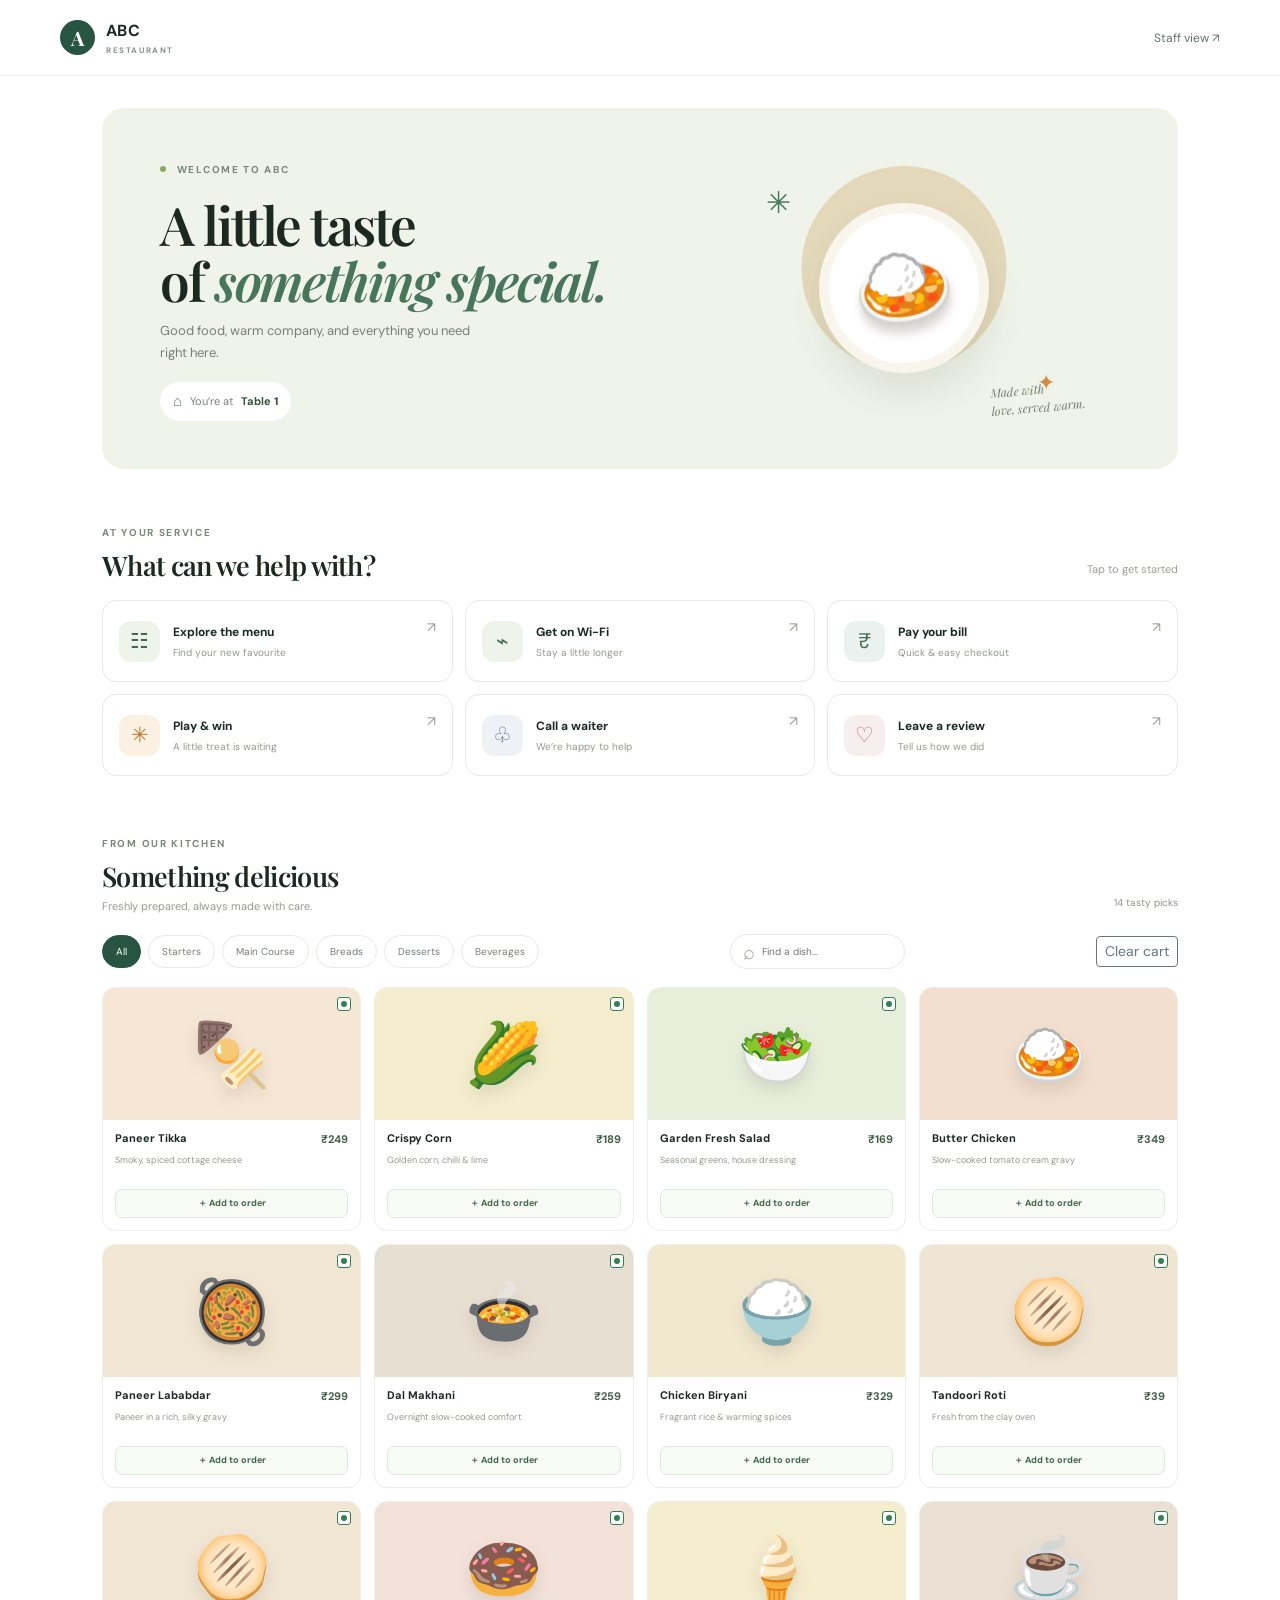
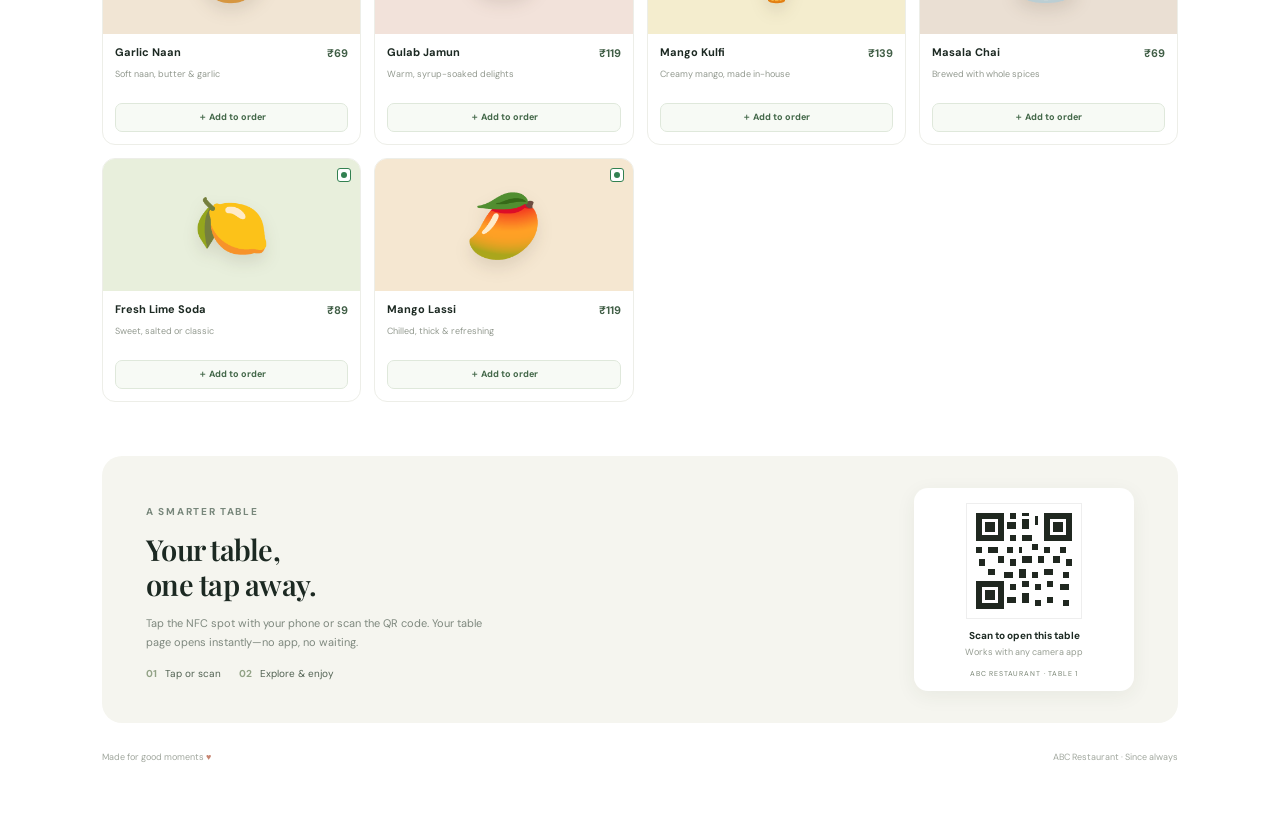
<file: index.html>
<!doctype html>
<html lang="en">
<head>
    <meta charset="utf-8">
    <meta name="viewport" content="width=device-width,initial-scale=1">
    <meta name="theme-color" content="#18251f">
    <title>ABC Restaurant · Your table, made easy</title>
    <link href="https://cdn.jsdelivr.net/npm/bootstrap@5.3.3/dist/css/bootstrap.min.css" rel="stylesheet">
    <link rel="stylesheet" href="css/style.css">
</head>
<body>
    <header class="topbar">
    <a class="brand" href="#home">
        <span class="brand-mark">A</span>
        <span>ABC <i>RESTAURANT</i></span>
    </a>
    <a class="admin-link" href="admin.html">Staff view ↗</a>
    </header>
    <main class="container page-wrap" id="home">
        <section class="welcome-panel">
            <div class="welcome-copy">
                <span class="eyebrow"><span class="live-dot"></span> WELCOME TO ABC</span>
            <h1>A little taste<br>of <em>something special.</em></h1>
                <p>Good food, warm company, and everything you need right here.</p>
            <div class="table-pill"><span>⌂</span> You’re at <strong>Table <b id="table-number">12</b></strong>
                </div>
            </div>
            <div class="hero-art" aria-label="Illustration of a restaurant meal">
                <div class="sun"></div><div class="plate">
                <div class="food-art">🍛</div></div><div class="leaf leaf-one">✳</div>
                <div class="leaf leaf-two">✦</div>
            <span class="hero-caption">Made with<br>love, served warm.</span>
            </div>
        </section>
        <section class="section-block" id="services">
            <div class="section-heading">
            <div>
                <span class="eyebrow">AT YOUR SERVICE</span>
                <h2>What can we help with?</h2>
                </div>
            <span class="heading-note">Tap to get started</span>
            </div>
            <div class="service-grid">
                <button class="service-card menu-card" data-action="menu">
                    <span class="service-icon">☷</span>
                    <span><strong>Explore the menu</strong><small>Find your new favourite</small></span>
                    <span class="arrow">↗</span>
                </button>
                <button class="service-card wifi-card" data-action="wifi">
                    <span class="service-icon">⌁</span>
                    <span><strong>Get on Wi-Fi</strong><small>Stay a little longer</small></span>
                    <span class="arrow">↗</span>
                </button>
                <button class="service-card pay-card" data-action="pay">
                    <span class="service-icon">₹</span>
                    <span><strong>Pay your bill</strong><small>Quick & easy checkout</small></span>
                    <span class="arrow">↗</span>
                </button>
                <button class="service-card game-card" data-action="game">
                    <span class="service-icon">✳</span>
                    <span><strong>Play & win</strong><small>A little treat is waiting</small></span>
                    <span class="arrow">↗</span>
                </button>
                <button class="service-card waiter-card" data-action="waiter">
                    <span class="service-icon">♧</span>
                    <span><strong>Call a waiter</strong><small>We’re happy to help</small></span>
                    <span class="arrow">↗</span>
                </button>
                <button class="service-card review-card" data-action="review">
                    <span class="service-icon">♡</span>
                    <span>
                        <strong>Leave a review</strong>
                        <small>Tell us how we did</small>
                    </span>
                    <span class="arrow">↗</span>
                </button>
            </div>
        </section>
        <section class="menu-section section-block" id="menu">
            <div class="section-heading">
                <div>
                    <span class="eyebrow">FROM OUR KITCHEN</span>
                    <h2>Something delicious</h2><p class="section-desc">Freshly prepared, always made with care.</p>
                </div>
                <span class="menu-count" id="menu-count"></span>
            </div>
            <div class="menu-toolbar">
                <div class="category-tabs" id="category-tabs"></div>
                <label class="search-box">
                    <span>⌕</span>
                    <input id="menu-search" type="search" placeholder="Find a dish...">
                </label>
            </div>
            <div class="food-grid" id="food-grid"></div>
        </section>
        <section class="entry-info section-block">
            <div class="entry-copy">
                <span class="eyebrow">A SMARTER TABLE</span>
                <h2>Your table,<br>one tap away.</h2>
                <p>Tap the NFC spot with your phone or scan the QR code. Your table page opens instantly—no app, no waiting.</p>
                <div class="entry-steps">
                    <span><b>01</b> Tap or scan</span>
                    <span><b>02</b> Explore & enjoy</span>
                </div>
            </div>
            <div class="qr-card">
                <div class="qr-image-wrap">
                    <img src="assets/qr-table-12.svg" alt="QR code for ABC Restaurant table 12">
                </div>
                <strong>Scan to open this table</strong><small>Works with any camera app</small>
                <span class="qr-table-label">ABC RESTAURANT · TABLE 12</span>
            </div>
        </section>
        <section class="mini-footer">
            <span>Made for good moments <b>♥</b></span>
            <span>ABC Restaurant · Since always</span>
        </section>
    </main>
    <nav class="bottom-nav">
        <a href="#home" class="active"><span>⌂</span>Home</a>
        <a href="#menu"><span>☷</span>Menu</a>
        <button data-action="waiter"><span>♧</span>Service</button>
        <button data-action="pay"><span>₹</span>Pay</button>
    </nav>
    <div class="toast-container position-fixed top-0 end-0 p-3" id="toast-container"></div>
    <div class="modal fade" id="demoModal" tabindex="-1" aria-hidden="true">
        <div class="modal-dialog modal-dialog-centered">
            <div class="modal-content demo-modal" id="modal-content">
            </div>
        </div>
    </div>
    <script src="https://cdn.jsdelivr.net/npm/bootstrap@5.3.3/dist/js/bootstrap.bundle.min.js"></script>
    <script src="js/app.js"></script>
    <script src="js/updates.js"></script>
</body>
</html>
<!doctype html>
<script>if (!new URLSearchParams(location.search).has('table'))
    {
    const u = new URL(location.href); u.searchParams.set('table', '1');
    history.replaceState(null, '', u)
    }
    document.addEventListener('DOMContentLoaded', () => {
        const t = new URLSearchParams(location.search).get('table') || '1';
        const n = document.getElementById('table-number');
        if (n) n.textContent = t;
        const label = document.querySelector('.qr-table-label');
        if (label) label.textContent = `ABC RESTAURANT · TABLE ${t}`;
        const qr = document.querySelector('.qr-image-wrap img');
        if (qr) qr.alt = `QR-style placeholder for ABC Restaurant table ${t}`;
    });</script>
<script src="js/paybill-qr.js"></script>
</file>
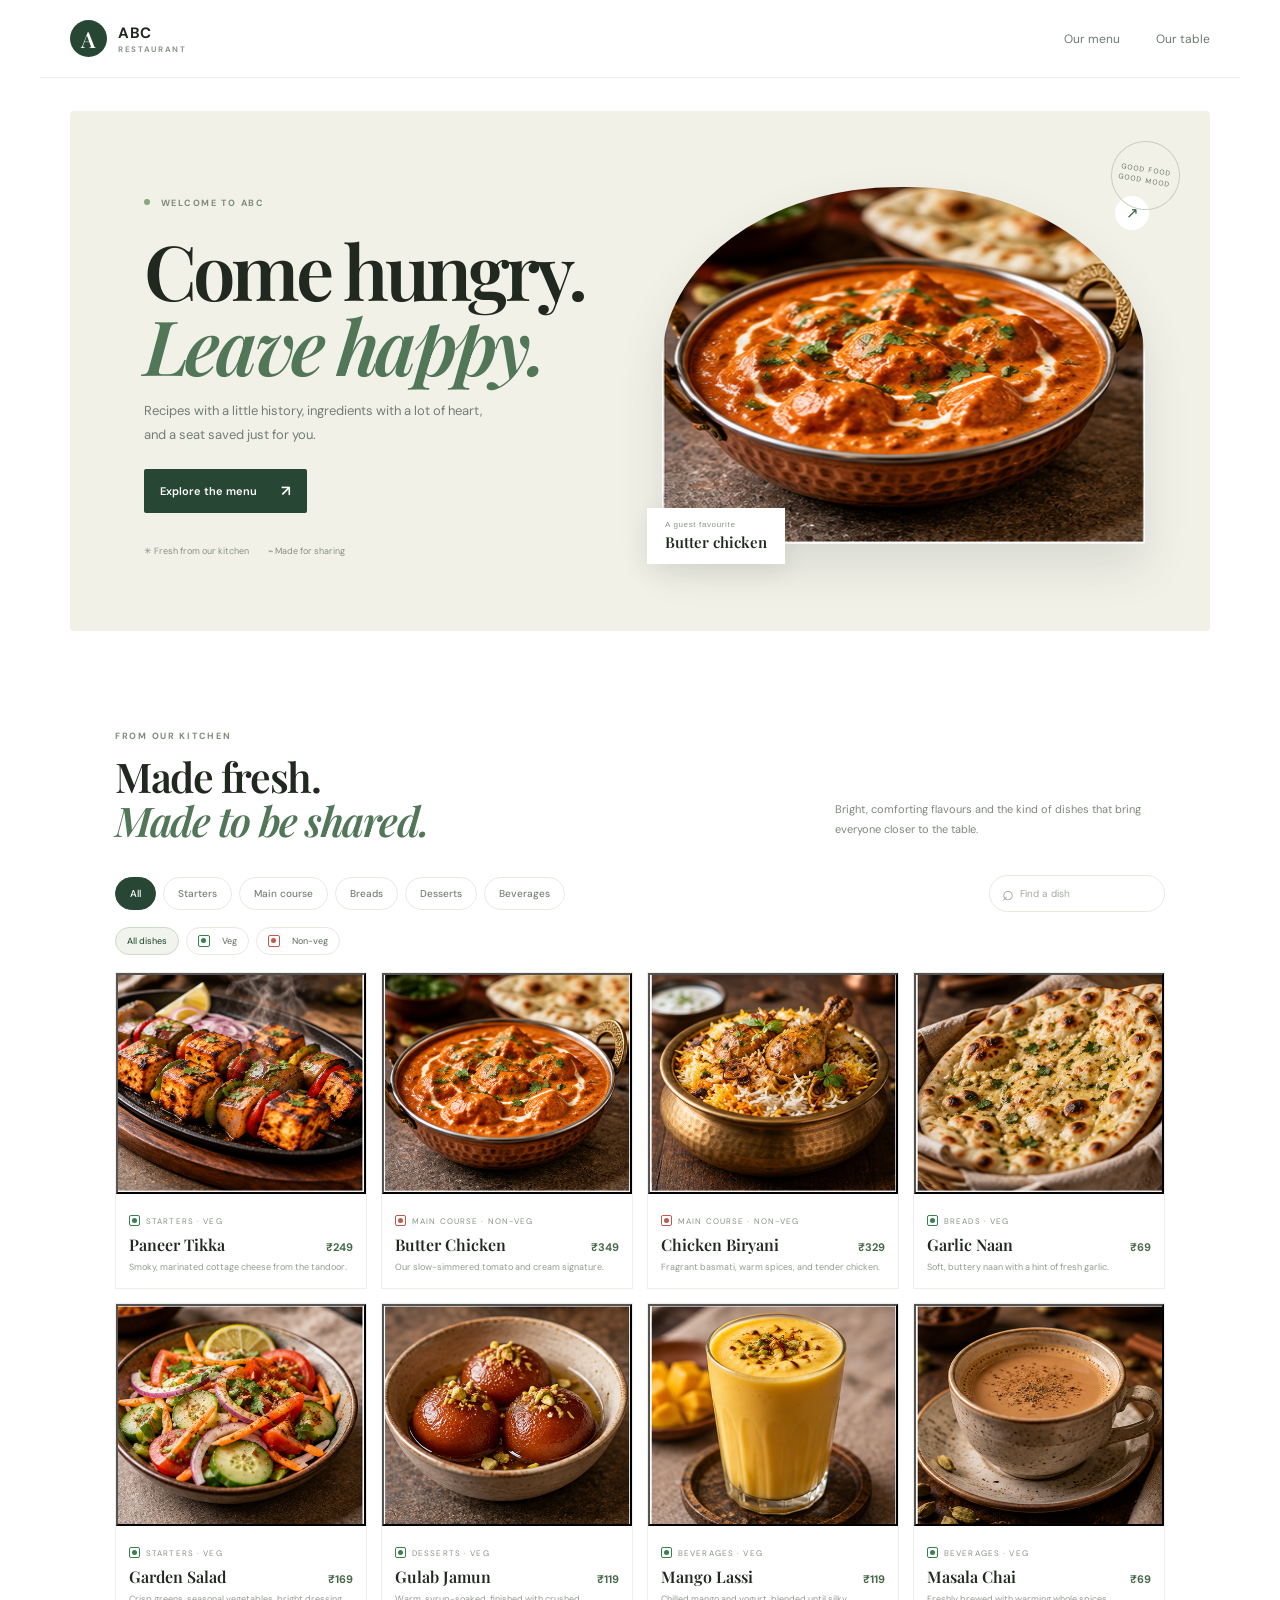
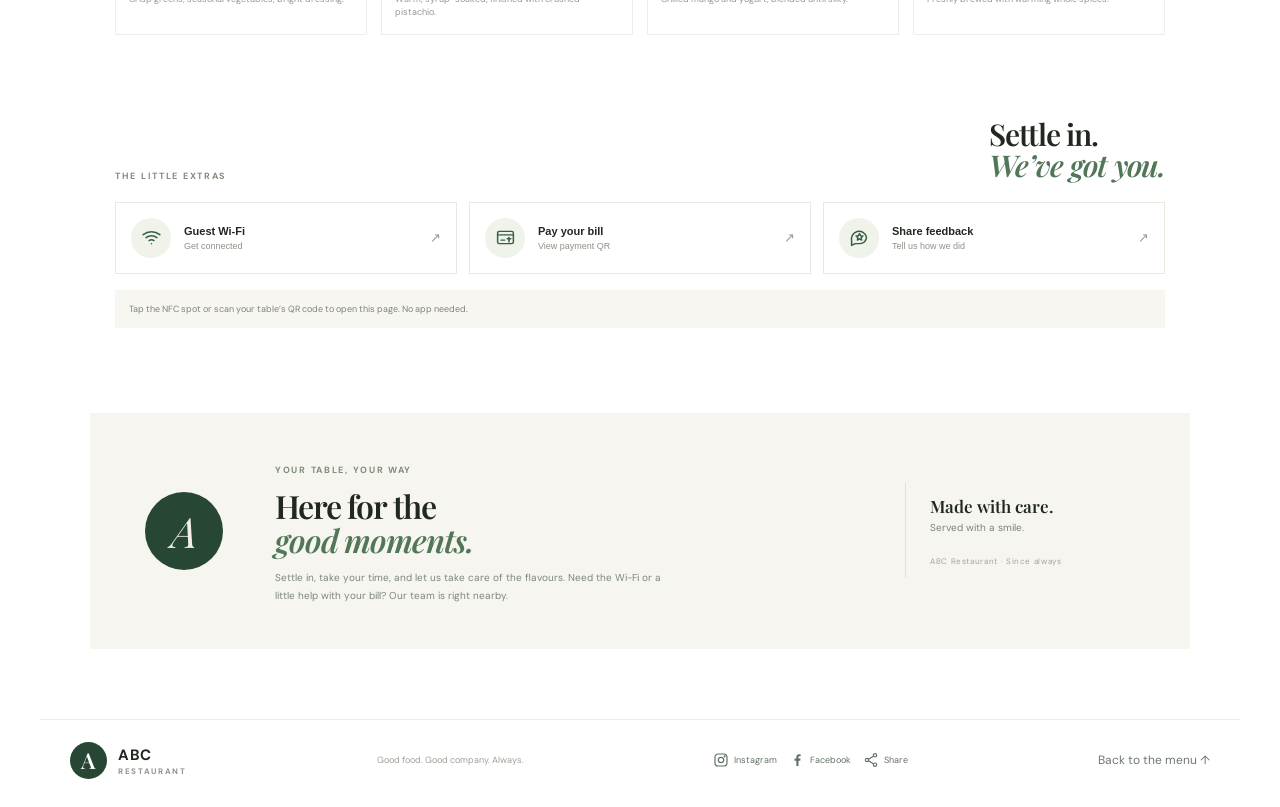
<file: v2/index.html>
<!doctype html>
<html lang="en">
<head>
  <meta charset="utf-8"><meta name="viewport" content="width=device-width,initial-scale=1">
  <meta name="theme-color" content="#f8f6f0"><meta name="description" content="Seasonal Indian cooking, served with warmth at ABC Restaurant.">
  <title>ABC Restaurant · A little taste of home</title>
  <link rel="stylesheet" href="css/style.css">
  <link rel="stylesheet" href="css/guest-tools.css">
  <link rel="stylesheet" href="css/menu-filters.css">
</head>
<body>
  <header class="site-header">
    <a class="wordmark" href="#top" aria-label="ABC Restaurant home"><span class="monogram">A</span><span>ABC <small>RESTAURANT</small></span></a>
    <nav class="desktop-nav" aria-label="Main navigation"><a href="#menu">Our menu</a><a href="#story">Our table</a></nav>
  </header>

  <main id="top">
    <section class="hero">
      <div class="hero-copy"><span class="eyebrow"><i></i> WELCOME TO ABC</span><h1>Come hungry.<br><em>Leave happy.</em></h1><p>Recipes with a little history, ingredients with a lot of heart, and a seat saved just for you.</p><a class="primary-link" href="#menu">Explore the menu <span>↗</span></a><div class="hero-meta"><span>✳ Fresh from our kitchen</span><span>⌁ Made for sharing</span></div></div>
      <button class="hero-photo photo-trigger" data-photo="1" aria-label="View our butter chicken"><span class="hero-image"></span><span class="photo-label">A guest favourite <b>Butter chicken</b></span><span class="expand-icon">↗</span></button>
      <span class="hero-stamp">GOOD FOOD<br>GOOD MOOD</span>
    </section>

    <section class="menu-section" id="menu">
      <div class="section-intro"><div><span class="eyebrow">FROM OUR KITCHEN</span><h2>Made fresh.<br><em>Made to be shared.</em></h2></div><p>Bright, comforting flavours and the kind of dishes that bring everyone closer to the table.</p></div>
      <div class="menu-controls"><div class="category-list" id="categories" aria-label="Filter menu categories"></div><label class="search"><span aria-hidden="true">⌕</span><input id="search" type="search" placeholder="Find a dish" aria-label="Search dishes"></label></div>
      <div class="diet-filters" id="diet-filters" role="group" aria-label="Filter by dietary preference"></div>
      <div class="dish-grid" id="dish-grid"></div>
    </section>

    <section class="guest-tools" aria-label="Guest information"><div class="tools-heading"><span class="eyebrow">THE LITTLE EXTRAS</span><h2>Settle in.<br><em>We’ve got you.</em></h2></div><div class="tool-grid"><button type="button" class="tool-card" data-tool="wifi"><span class="tool-icon"><svg viewBox="0 0 24 24" aria-hidden="true"><path d="M2.5 8.8a15 15 0 0 1 19 0M5.8 12.1a9.8 9.8 0 0 1 12.4 0M9.2 15.5a4.8 4.8 0 0 1 5.6 0M12 19.2h.01"/></svg></span><span><b>Guest Wi-Fi</b><small>Get connected</small></span><span class="tool-arrow">↗</span></button><button type="button" class="tool-card" data-tool="pay"><span class="tool-icon"><svg viewBox="0 0 24 24" aria-hidden="true"><rect x="3" y="5" width="18" height="14" rx="2"/><path d="M3 9h18M7 15h4"/><path d="M16 12v5m-2-3.5h4"/></svg></span><span><b>Pay your bill</b><small>View payment QR</small></span><span class="tool-arrow">↗</span></button><button type="button" class="tool-card" data-tool="review"><span class="tool-icon"><svg viewBox="0 0 24 24" aria-hidden="true"><path d="M20 11.5a7.5 7.5 0 0 1-7.5 7.5H7l-4 2v-5.2A7.5 7.5 0 1 1 20 11.5Z"/><path d="m12 7.5 1.2 2.4 2.7.4-2 1.9.5 2.7-2.4-1.3-2.4 1.3.5-2.7-2-1.9 2.7-.4z"/></svg></span><span><b>Share feedback</b><small>Tell us how we did</small></span><span class="tool-arrow">↗</span></button></div><p class="entry-note">Tap the NFC spot or scan your table’s QR code to open this page. No app needed.</p></section>

    <section class="table-story" id="story"><div class="story-symbol">A</div><div><span class="eyebrow">YOUR TABLE, YOUR WAY</span><h2>Here for the<br><em>good moments.</em></h2><p>Settle in, take your time, and let us take care of the flavours. Need the Wi-Fi or a little help with your bill? Our team is right nearby.</p></div><div class="story-note"><b>Made with care.</b><span>Served with a smile.</span><small>ABC Restaurant · Since always</small></div></section>
  </main>

  <footer><a class="wordmark" href="#top"><span class="monogram">A</span><span>ABC <small>RESTAURANT</small></span></a><span>Good food. Good company. Always.</span><nav class="social-links" aria-label="Social media"><a data-social="instagram" href="https://www.instagram.com/" target="_blank" rel="noopener noreferrer" aria-label="ABC Restaurant on Instagram"><svg viewBox="0 0 24 24" aria-hidden="true"><rect x="3" y="3" width="18" height="18" rx="5"/><circle cx="12" cy="12" r="4"/><circle cx="17.5" cy="6.5" r=".7" class="icon-fill"/></svg><span>Instagram</span></a><a data-social="facebook" href="https://www.facebook.com/" target="_blank" rel="noopener noreferrer" aria-label="ABC Restaurant on Facebook"><svg viewBox="0 0 24 24" aria-hidden="true"><path d="M14.2 21v-8h2.7l.4-3.1h-3.1v-2c0-.9.3-1.5 1.6-1.5h1.7V3.6c-.3 0-1.3-.1-2.4-.1-2.4 0-4.1 1.5-4.1 4.2v2.2H8.3V13H11v8z"/></svg><span>Facebook</span></a><a data-social="share" href="#" aria-label="Share ABC Restaurant"><svg viewBox="0 0 24 24" aria-hidden="true"><circle cx="18" cy="5" r="2.5"/><circle cx="6" cy="12" r="2.5"/><circle cx="18" cy="19" r="2.5"/><path d="m8.3 10.8 7.4-4.3m-7.4 6.7 7.4 4.3"/></svg><span>Share</span></a></nav><a href="#menu">Back to the menu ↑</a></footer>

  <div class="image-viewer" id="image-viewer" aria-hidden="true" role="dialog" aria-modal="true" aria-label="Food photograph"><button class="viewer-close" aria-label="Close image">×</button><div class="viewer-photo" id="viewer-photo"></div><div class="viewer-caption"><span id="viewer-category">ABC RESTAURANT</span><strong id="viewer-title"></strong></div></div>
  <div class="utility-overlay" id="utility-overlay" aria-hidden="true"><section class="utility-dialog" role="dialog" aria-modal="true" aria-labelledby="utility-title"><button class="utility-close" aria-label="Close">×</button><span class="eyebrow" id="utility-eyebrow">ABC RESTAURANT</span><h2 id="utility-title"></h2><div id="utility-content"></div></section></div>
  <script src="js/site.js"></script>
</body>
</html>
</file>
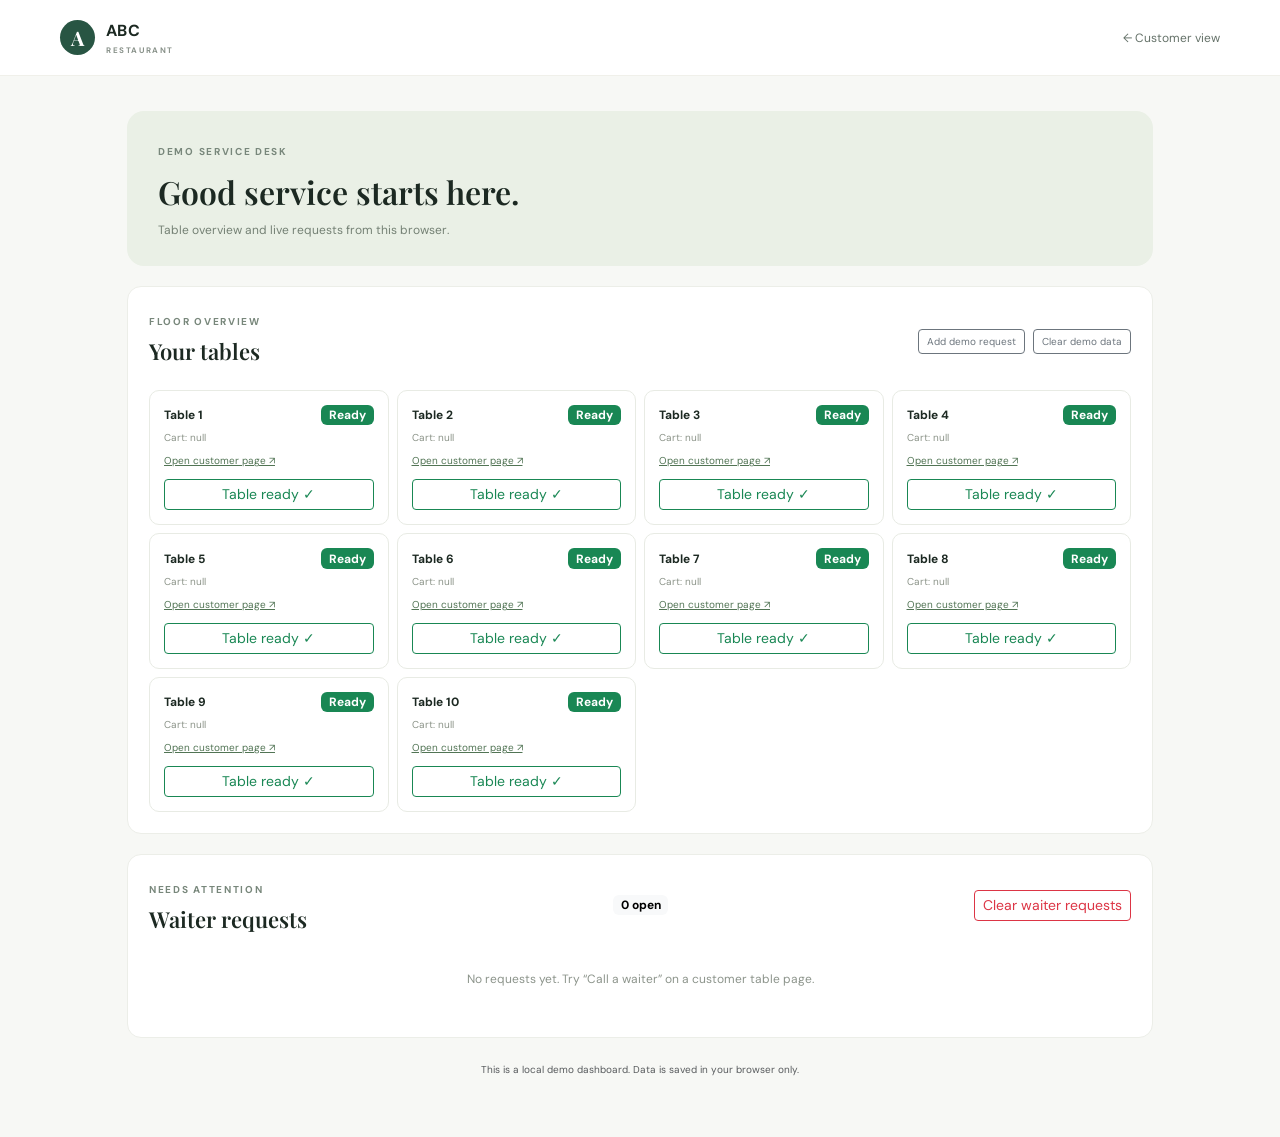
<file: admin.html>
<!doctype html>
<html lang="en">
<head>
    <meta charset="utf-8">
    <meta name="viewport" content="width=device-width,initial-scale=1">
    <title>ABC Restaurant · Service desk</title>
    <link href="https://cdn.jsdelivr.net/npm/bootstrap@5.3.3/dist/css/bootstrap.min.css" rel="stylesheet">
    <link rel="stylesheet" href="css/style.css">
    <style>
        body {
            background: #f7f8f5
        }

        .admin-wrap {
            max-width: 1050px;
            padding-top: 35px
        }

        .admin-hero {
            background: #eaf0e6;
            border-radius: 17px;
            padding: 27px 31px
        }

            .admin-hero h1 {
                font: 600 32px var(--serif);
                margin: 8px 0
            }

            .admin-hero p {
                color: #748074;
                font-size: 12px;
                margin: 0
            }

        .admin-section {
            background: #fff;
            border: 1px solid #eceee8;
            border-radius: 14px;
            padding: 21px;
            margin-top: 20px
        }

            .admin-section h2 {
                font: 600 22px var(--serif)
            }

        .table-tile {
            border: 1px solid #e8ebe4;
            border-radius: 10px;
            padding: 14px
        }

        .tile-title {
            font-size: 12px;
            font-weight: 700
        }

        .tile-meta {
            font-size: 10px;
            color: #8b9388;
            margin-top: 5px
        }

        .request-row {
            border-bottom: 1px solid #eff0eb;
            padding: 13px 2px;
            display: flex;
            align-items: center;
            gap: 15px
        }

            .request-row:last-child {
                border: 0
            }

        .request-badge {
            width: 9px;
            height: 9px;
            border-radius: 50%;
            background: #dc9654
        }

        .request-row.completed .request-badge {
            background: #8db17e
        }

        .request-detail {
            flex: 1
        }

            .request-detail strong {
                font-size: 12px
            }

            .request-detail small {
                display: block;
                color: #8d958b;
                font-size: 10px;
                margin-top: 3px
            }

        .empty-state {
            padding: 28px;
            text-align: center;
            color: #8c948b;
            font-size: 12px
        }

        .admin-tools {
            display: flex;
            gap: 8px;
            align-items: center
        }

            .admin-tools button {
                font-size: 10px
            }

        .table-link {
            font-size: 10px;
            color: #517454
        }
    </style>
</head>
<body>
    <header class="topbar">
        <a class="brand" href="index.html">
            <span class="brand-mark">A</span>
            <span>ABC <i>RESTAURANT</i></span>
        </a>
        <a class="admin-link" href="index.html">← Customer view</a>
    </header>
    <main class="container admin-wrap">
        <section class="admin-hero">
            <span class="eyebrow">DEMO SERVICE DESK</span>
            <h1>Good service starts here.</h1><p>Table overview and live requests from this browser.</p>
        </section>
        <section class="admin-section">
            <div class="d-flex justify-content-between align-items-center mb-3">
                <div><span class="eyebrow">FLOOR OVERVIEW</span><h2 class="mt-1">Your tables</h2></div>
                <div class="admin-tools">
                    <button class="btn btn-outline-secondary btn-sm" id="seed-request">Add demo request</button>
                    <button class="btn btn-outline-secondary btn-sm" id="clear-demo">Clear demo data</button>
                </div>
            </div>
            <div class="row g-2" id="tables-grid"></div>
        </section><section class="admin-section">
            <div class="d-flex justify-content-between align-items-center mb-2">
                <div>
                    <span class="eyebrow">NEEDS ATTENTION</span><h2 class="mt-1 mb-0">Waiter requests</h2>
                </div>
                <span class="badge text-bg-light" id="open-count"></span>
            </div><div id="requests-list"></div>
        </section>
        <p class="text-muted text-center my-4" style="font-size:10px">This is a local demo dashboard. Data is saved in your browser only.</p>
    </main>
    <script src="js/admin.js"></script>
</body>
</html>
<script defer src="js/admin-updates.js"></script>
<script defer src="js/admin-floor.js"></script>
<script defer src="js/admin-cart-state.js"></script>
</file>
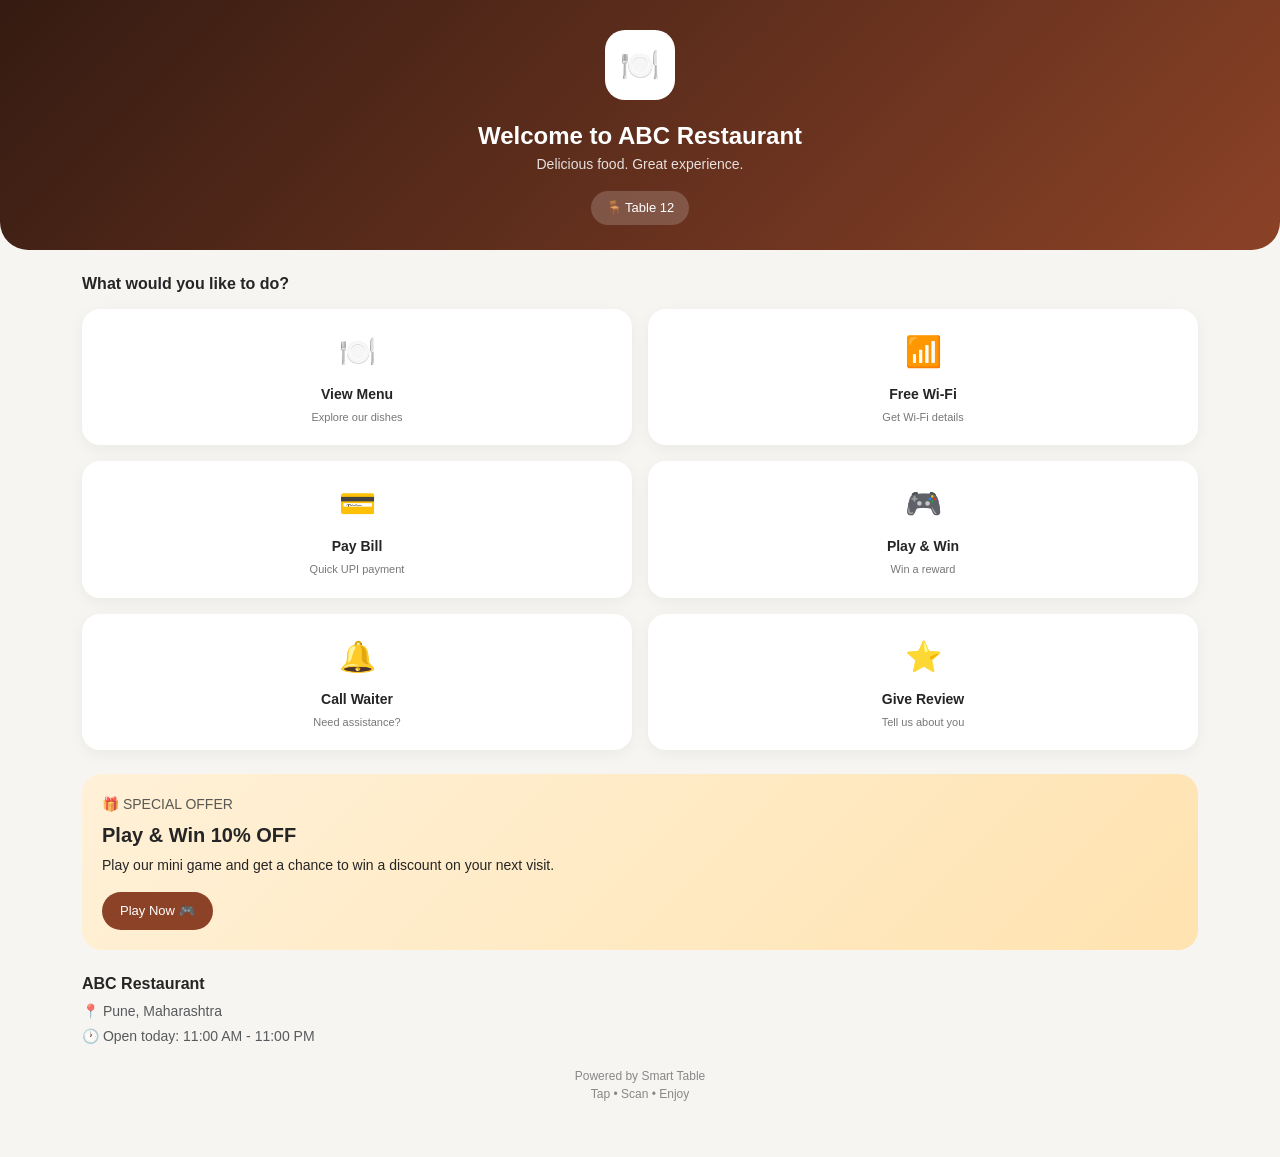
<file: Digital_Menu.html>
<!DOCTYPE html>
<html lang="en">
<head>
    <meta charset="UTF-8">
    <meta name="viewport" content="width=device-width, initial-scale=1.0">

    <title>ABC Restaurant - Smart Table</title>

    <link href="https://cdn.jsdelivr.net/npm/bootstrap@5.3.3/dist/css/bootstrap.min.css" rel="stylesheet">

    <style>
        body {
            background: #f7f5f2;
            font-family: Arial, sans-serif;
            color: #252525;
        }

        .restaurant-header {
            background: linear-gradient(135deg, #351b12, #8b4227);
            color: white;
            padding: 30px 20px 25px;
            border-radius: 0 0 28px 28px;
        }

        .restaurant-logo {
            width: 70px;
            height: 70px;
            border-radius: 20px;
            background: white;
            color: #8b4227;
            display: flex;
            align-items: center;
            justify-content: center;
            font-size: 32px;
            margin: auto;
        }

        .table-badge {
            display: inline-block;
            background: rgba(255,255,255,.18);
            padding: 7px 15px;
            border-radius: 30px;
            font-size: 13px;
        }

        .welcome {
            margin-top: 18px;
            font-size: 24px;
            font-weight: bold;
        }

        .subtitle {
            opacity: .85;
            font-size: 14px;
        }

        .service-card {
            border: none;
            border-radius: 18px;
            background: white;
            padding: 20px 10px;
            height: 100%;
            box-shadow: 0 4px 15px rgba(0,0,0,.05);
            transition: .2s;
        }

        .service-card:active {
            transform: scale(.97);
        }

        .service-icon {
            font-size: 30px;
            margin-bottom: 10px;
        }

        .service-title {
            font-weight: bold;
            font-size: 14px;
        }

        .service-description {
            font-size: 11px;
            color: #777;
            margin-top: 4px;
        }

        .offer {
            background: linear-gradient(135deg, #fff1d8, #ffe3b0);
            border-radius: 20px;
            padding: 20px;
        }

        .offer-btn {
            background: #8b4227;
            color: white;
            border: none;
            border-radius: 25px;
            padding: 9px 18px;
            font-size: 13px;
        }

        .footer {
            color: #888;
            font-size: 12px;
            padding: 20px 0 30px;
        }

        .modal-content {
            border-radius: 22px;
            border: none;
        }

        .wifi-password {
            background: #f2f2f2;
            border-radius: 12px;
            padding: 15px;
            font-size: 18px;
            font-weight: bold;
            letter-spacing: 1px;
        }
    </style>
</head>

<body>

<!-- HEADER -->

<div class="restaurant-header text-center">

    <div class="restaurant-logo">
        🍽️
    </div>

    <div class="welcome">
        Welcome to ABC Restaurant
    </div>

    <div class="subtitle">
        Delicious food. Great experience.
    </div>

    <div class="mt-3">
        <span class="table-badge">
            🪑 Table 12
        </span>
    </div>

</div>


<div class="container py-4">

    <!-- QUICK SERVICES -->

    <h6 class="fw-bold mb-3">
        What would you like to do?
    </h6>

    <div class="row g-3">

        <!-- MENU -->

        <div class="col-6">

            <div class="service-card text-center"
                 onclick="showMessage('menu')">

                <div class="service-icon">
                    🍽️
                </div>

                <div class="service-title">
                    View Menu
                </div>

                <div class="service-description">
                    Explore our dishes
                </div>

            </div>

        </div>


        <!-- WIFI -->

        <div class="col-6">

            <div class="service-card text-center"
                 onclick="showMessage('wifi')">

                <div class="service-icon">
                    📶
                </div>

                <div class="service-title">
                    Free Wi-Fi
                </div>

                <div class="service-description">
                    Get Wi-Fi details
                </div>

            </div>

        </div>


        <!-- PAYMENT -->

        <div class="col-6">

            <div class="service-card text-center"
                 onclick="showMessage('payment')">

                <div class="service-icon">
                    💳
                </div>

                <div class="service-title">
                    Pay Bill
                </div>

                <div class="service-description">
                    Quick UPI payment
                </div>

            </div>

        </div>


        <!-- GAME -->

        <div class="col-6">

            <div class="service-card text-center"
                 onclick="showMessage('game')">

                <div class="service-icon">
                    🎮
                </div>

                <div class="service-title">
                    Play & Win
                </div>

                <div class="service-description">
                    Win a reward
                </div>

            </div>

        </div>


        <!-- WAITER -->

        <div class="col-6">

            <div class="service-card text-center"
                 onclick="callWaiter()">

                <div class="service-icon">
                    🔔
                </div>

                <div class="service-title">
                    Call Waiter
                </div>

                <div class="service-description">
                    Need assistance?
                </div>

            </div>

        </div>


        <!-- REVIEW -->

        <div class="col-6">

            <div class="service-card text-center"
                 onclick="showMessage('review')">

                <div class="service-icon">
                    ⭐
                </div>

                <div class="service-title">
                    Give Review
                </div>

                <div class="service-description">
                    Tell us about you
                </div>

            </div>

        </div>

    </div>


    <!-- SPECIAL OFFER -->

    <div class="offer mt-4">

        <div class="small text-muted">
            🎁 SPECIAL OFFER
        </div>

        <h5 class="fw-bold mt-2">
            Play & Win 10% OFF
        </h5>

        <p class="small mb-3">
            Play our mini game and get a chance to win
            a discount on your next visit.
        </p>

        <button class="offer-btn"
                onclick="showMessage('game')">

            Play Now 🎮

        </button>

    </div>


    <!-- RESTAURANT INFO -->

    <div class="mt-4">

        <h6 class="fw-bold">
            ABC Restaurant
        </h6>

        <div class="small text-muted">
            📍 Pune, Maharashtra
        </div>

        <div class="small text-muted mt-1">
            🕐 Open today: 11:00 AM - 11:00 PM
        </div>

    </div>


    <div class="footer text-center">

        Powered by Smart Table

        <br>

        Tap • Scan • Enjoy

    </div>

</div>


<!-- MODAL -->

<div class="modal fade"
     id="infoModal"
     tabindex="-1">

    <div class="modal-dialog modal-dialog-centered">

        <div class="modal-content">

            <div class="modal-body text-center p-4">

                <div id="modalIcon"
                     style="font-size:45px;">
                </div>

                <h4 id="modalTitle"
                    class="fw-bold mt-3">
                </h4>

                <p id="modalText"
                   class="text-muted">
                </p>

                <div id="modalContent"></div>

                <button class="btn btn-dark rounded-pill px-4 mt-3"
                        data-bs-dismiss="modal">

                    Close

                </button>

            </div>

        </div>

    </div>

</div>


<script src="https://cdn.jsdelivr.net/npm/bootstrap@5.3.3/dist/js/bootstrap.bundle.min.js"></script>

<script>

function showMessage(type) {

    let icon = "";
    let title = "";
    let text = "";
    let content = "";

    if (type === "menu") {

        icon = "🍽️";

        title = "Our Menu";

        text = "Explore our delicious food.";

        content = `
            <div class="text-start">
                <div class="p-3 border rounded-3 mb-2">
                    🍕 Margherita Pizza
                    <strong class="float-end">₹299</strong>
                </div>

                <div class="p-3 border rounded-3 mb-2">
                    🍝 Pasta Alfredo
                    <strong class="float-end">₹249</strong>
                </div>

                <div class="p-3 border rounded-3">
                    🥤 Fresh Lime Soda
                    <strong class="float-end">₹99</strong>
                </div>
            </div>
        `;
    }

    else if (type === "wifi") {

        icon = "📶";

        title = "Free Wi-Fi";

        text = "Connect to our guest Wi-Fi.";

        content = `
            <div class="wifi-password">
                ABC_GUEST
                <br>
                <small>abc@12345</small>
            </div>
        `;
    }

    else if (type === "payment") {

        icon = "💳";

        title = "Pay Your Bill";

        text = "Scan the restaurant UPI QR to pay.";

        content = `
            <div class="border rounded-3 p-4">
                <div style="font-size:80px;">
                    ▦
                </div>

                <strong>
                    ABC Restaurant UPI
                </strong>

                <br>

                <small>
                    UPI ID: abc@upi
                </small>
            </div>
        `;
    }

    else if (type === "game") {

        icon = "🎮";

        title = "Play & Win";

        text = "Catch the burger and win a reward!";

        content = `
            <button class="btn btn-warning rounded-pill px-4"
                    onclick="playGame()">

                START GAME 🍔

            </button>
        `;
    }

    else if (type === "review") {

        icon = "⭐";

        title = "Enjoyed Your Visit?";

        text = "We would love to hear from you.";

        content = `
            <button class="btn btn-dark rounded-pill px-4"
                    onclick="window.open('https://www.google.com','_blank')">

                ⭐ Give Google Review

            </button>
        `;
    }

    document.getElementById("modalIcon").innerHTML = icon;

    document.getElementById("modalTitle").innerText = title;

    document.getElementById("modalText").innerText = text;

    document.getElementById("modalContent").innerHTML = content;

    new bootstrap.Modal(
        document.getElementById("infoModal")
    ).show();
}


function callWaiter() {

    alert(
        "🔔 Waiter Called!\n\n" +
        "Table 12\n\n" +
        "A staff member will assist you shortly."
    );

}


function playGame() {

    alert(
        "🎉 You won!\n\n" +
        "10% OFF on your next visit!"
    );

}

</script>

</body>
</html>
</file>
<file: css/style.css>
@import url('https://fonts.googleapis.com/css2?family=DM+Sans:wght@400;500;600;700&family=Playfair+Display:ital,wght@0,600;0,700;1,600;1,700&display=swap');
:root{--ink:#1c2922;--muted:#7f8980;--cream:#f7f6f1;--green:#285543;--lime:#d9edc1;--line:#e9e9e2;--serif:'Playfair Display',Georgia,serif;--sans:'DM Sans',Arial,sans-serif}*{box-sizing:border-box}body{margin:0;background:#fff;color:var(--ink);font-family:var(--sans);padding-bottom:36px}.topbar{height:76px;display:flex;align-items:center;justify-content:space-between;padding:0 max(calc((100vw - 1160px)/2),24px);border-bottom:1px solid #f0f0ea;background:#fff}.brand{display:flex;align-items:center;gap:11px;color:var(--ink);text-decoration:none;font-size:16px;font-weight:700;letter-spacing:.03em}.brand-mark{display:grid;place-items:center;width:35px;height:35px;background:var(--green);color:white;border-radius:50%;font-family:var(--serif);font-size:20px}.brand i{display:block;font-style:normal;font-size:8px;letter-spacing:.2em;color:#889189;margin-top:1px}.admin-link{font-size:12px;color:#657269;text-decoration:none}.page-wrap{max-width:1100px}.welcome-panel{margin:32px auto 0;min-height:330px;border-radius:22px;background:#f0f3e9;overflow:hidden;display:grid;grid-template-columns:1.1fr .9fr;position:relative;padding:48px 58px}.welcome-copy{position:relative;z-index:1}.eyebrow{font-size:10px;letter-spacing:.17em;font-weight:700;color:#78877b;display:inline-block}.live-dot{display:inline-block;background:#87a967;width:6px;height:6px;border-radius:100%;vertical-align:1px;margin-right:7px}.welcome-copy h1{font:600 clamp(34px,4.5vw,53px)/1.05 var(--serif);letter-spacing:-.04em;margin:17px 0 12px}.welcome-copy h1 em{color:#47765a;font-weight:600}.welcome-copy p{font-size:13px;color:#778077;max-width:330px;line-height:1.7;margin-bottom:18px}.table-pill{display:inline-flex;gap:8px;align-items:center;background:white;padding:8px 13px;border-radius:30px;font-size:11px;color:#788078}.table-pill>span{color:#5c7d63;font-size:15px}.table-pill strong{color:#34523c}.hero-art{position:relative;min-height:225px;display:grid;place-items:center}.sun{position:absolute;width:205px;height:205px;background:#e4d8bb;border-radius:50%;top:10px;left:50%;transform:translateX(-50%)}.plate{position:relative;width:170px;height:170px;border-radius:50%;background:#fff;border:10px solid #f8f5ec;box-shadow:0 20px 35px #3845301a;display:grid;place-items:center;transform:rotate(-9deg);animation:float 5s ease-in-out infinite}.food-art{font-size:83px;filter:drop-shadow(0 8px 5px #34251630)}.leaf{position:absolute;color:#47765a;font-size:30px}.leaf-one{top:24px;left:18%}.leaf-two{bottom:22px;right:15%;font-size:22px;color:#d18d48}.hero-caption{position:absolute;right:8%;bottom:5px;color:#71806d;font:italic 12px var(--serif);line-height:1.5;transform:rotate(-5deg)}@keyframes float{50%{transform:rotate(-5deg) translateY(-7px)}}.section-block{margin-top:50px}.section-heading{display:flex;align-items:end;justify-content:space-between;margin-bottom:19px}.section-heading h2,.entry-copy h2{font:600 27px/1.2 var(--serif);letter-spacing:-.025em;margin:6px 0 0}.heading-note{font-size:11px;color:#99a097;margin-bottom:4px}.service-grid{display:grid;grid-template-columns:repeat(3,1fr);gap:12px}.service-card{display:flex;align-items:center;text-align:left;gap:13px;border:1px solid var(--line);border-radius:14px;padding:16px;background:#fff;transition:transform .18s,box-shadow .18s,border .18s;min-height:82px;color:var(--ink)}.service-card:hover{transform:translateY(-2px);box-shadow:0 10px 24px #2535230c;border-color:#d8e2d5}.service-icon{width:41px;height:41px;flex:none;display:grid;place-items:center;border-radius:12px;background:#eff4ea;color:#446b4e;font-size:21px}.service-card strong,.service-card small{display:block}.service-card strong{font-size:12px;font-weight:700}.service-card small{font-size:10px;color:#92998f;margin-top:4px}.arrow{margin-left:auto;align-self:flex-start;color:#98a091;font-size:14px}.game-card .service-icon{background:#fbf1e3;color:#bc7b34}.pay-card .service-icon{background:#eaf1ee}.review-card .service-icon{background:#f7eeee;color:#b8756e}.waiter-card .service-icon{background:#eef1f5;color:#607489}.menu-section{padding-top:4px}.section-desc{font-size:11px;color:#949b92;margin:5px 0 0}.menu-count{font-size:10px;color:#8c958b;margin-bottom:4px}.menu-toolbar{display:flex;align-items:center;justify-content:space-between;gap:16px;margin:20px 0 18px}.category-tabs{display:flex;gap:7px;overflow-x:auto;scrollbar-width:none}.category-tab{border:1px solid #e8eae4;background:white;color:#777f76;border-radius:30px;padding:8px 13px;font-size:10px;white-space:nowrap}.category-tab.active{background:var(--green);color:white;border-color:var(--green)}.search-box{border:1px solid #e8eae4;border-radius:30px;display:flex;align-items:center;padding:0 12px;height:35px;color:#9a9f95;min-width:175px}.search-box span{font-size:20px}.search-box input{border:0;outline:0;font:10px var(--sans);width:130px;padding-left:7px}.food-grid{display:grid;grid-template-columns:repeat(4,1fr);gap:13px}.food-card{border:1px solid #edeee8;border-radius:13px;overflow:hidden;background:#fff;transition:transform .18s}.food-card:hover{transform:translateY(-3px)}.food-visual{height:132px;background:var(--food-bg,#f3eee3);display:grid;place-items:center;position:relative;overflow:hidden}.food-visual img{width:100%;height:100%;object-fit:cover}.food-emoji{font-size:62px;filter:drop-shadow(0 8px 8px #3425161c);transition:transform .3s}.food-card:hover .food-emoji{transform:scale(1.08) rotate(-4deg)}.veg-mark{position:absolute;right:9px;top:9px;width:14px;height:14px;border:1px solid #328151;border-radius:3px;background:#fff;display:grid;place-items:center}.veg-mark:after{content:'';width:6px;height:6px;border-radius:50%;background:#328151}.food-info{padding:11px 12px 12px}.food-title-row{display:flex;justify-content:space-between;gap:5px;align-items:start}.food-title{font-size:11px;font-weight:700;line-height:1.3}.food-price{font-size:11px;font-weight:700;color:#405e46;white-space:nowrap}.food-desc{font-size:9px;color:#92998f;line-height:1.4;margin:6px 0 10px;min-height:25px}.add-btn{width:100%;border:1px solid #dfe8db;color:#426748;background:#f7faf5;padding:7px;border-radius:7px;font-size:9px;font-weight:700}.add-btn:hover{background:#eaf3e4}.entry-info{margin-top:54px;border-radius:20px;background:#f5f5ef;padding:32px 44px;display:grid;grid-template-columns:1fr 220px;align-items:center;gap:30px}.entry-copy h2{font-size:29px;margin-top:10px}.entry-copy p{font-size:11px;color:#7e887e;max-width:350px;line-height:1.7;margin:12px 0 15px}.entry-steps{display:flex;gap:18px;font-size:10px;color:#526253}.entry-steps b{color:#92a286;margin-right:5px}.qr-card{background:#fff;border-radius:14px;text-align:center;padding:15px 15px 12px;box-shadow:0 5px 20px #293b2510}.qr-image-wrap{width:116px;height:116px;margin:0 auto 9px;padding:6px;border:1px solid #eee}.qr-image-wrap img{width:100%;height:100%;image-rendering:pixelated}.qr-card strong,.qr-card small,.qr-table-label{display:block}.qr-card strong{font-size:10px}.qr-card small{font-size:9px;color:#969d92;margin-top:3px}.qr-table-label{font-size:7px;letter-spacing:.12em;color:#778372;margin-top:9px}.mini-footer{padding:28px 0 12px;display:flex;justify-content:space-between;font-size:9px;color:#a1a79e}.mini-footer b{color:#c78470}.bottom-nav{display:none}.demo-modal{border:0;border-radius:18px;padding:24px}.modal-title{font:600 25px var(--serif)}.modal-desc{color:#7d867d;font-size:12px;line-height:1.6}.reward-box{padding:20px;background:#f1f5eb;text-align:center;border-radius:12px;margin:16px 0}.wheel{width:145px;height:145px;margin:15px auto;border-radius:50%;border:7px solid white;box-shadow:0 5px 20px #22351d20;background:conic-gradient(#d9edc1 0 25%,#fff3dd 25% 50%,#e6efe9 50% 75%,#f4e4de 75%);display:grid;place-items:center;font-size:40px;transition:transform 2s cubic-bezier(.15,.7,.15,1)}.btn-green{background:#285543;color:white;border:0;border-radius:8px;padding:11px 16px;font-size:12px;font-weight:700}.btn-green:hover{background:#1e4332;color:white}.cart-fab{position:fixed;bottom:25px;right:25px;z-index:10;border:0;background:#285543;color:white;border-radius:50px;padding:13px 18px;box-shadow:0 8px 25px #1d362f33;font-size:12px;font-weight:700}.rating button{font-size:28px;border:0;background:none;color:#ddd}.rating button.selected{color:#e6ae45}@media(max-width:760px){body{padding-bottom:83px}.topbar{height:62px;padding:0 18px}.page-wrap{padding:0 17px}.welcome-panel{margin-top:17px;min-height:340px;padding:28px 24px 0;grid-template-columns:1fr;overflow:hidden}.welcome-copy h1{font-size:38px;margin-top:12px}.welcome-copy p{font-size:11px;margin-bottom:12px}.hero-art{min-height:155px;margin-top:-4px}.sun{width:155px;height:155px;top:2px}.plate{width:133px;height:133px}.food-art{font-size:65px}.leaf-one{top:4px;left:18%}.leaf-two{bottom:8px}.hero-caption{right:6%;bottom:0}.section-block{margin-top:35px}.section-heading h2{font-size:22px}.service-grid{grid-template-columns:repeat(2,1fr);gap:9px}.service-card{min-height:75px;padding:12px 10px;gap:9px}.service-icon{width:34px;height:34px;border-radius:10px;font-size:18px}.service-card strong{font-size:10px}.service-card small{font-size:8px}.heading-note{font-size:9px}.menu-toolbar{align-items:stretch;flex-direction:column;gap:10px}.search-box{height:34px;width:100%}.search-box input{width:100%}.category-tab{padding:7px 11px}.food-grid{grid-template-columns:repeat(2,1fr);gap:9px}.food-visual{height:122px}.food-emoji{font-size:57px}.entry-info{margin-top:38px;padding:25px 20px;grid-template-columns:1fr 132px;gap:8px}.entry-copy h2{font-size:24px}.entry-copy p{font-size:9px}.entry-steps{display:block;font-size:9px;line-height:2}.qr-card{padding:10px 7px}.qr-image-wrap{width:94px;height:94px}.qr-card strong{font-size:8px}.qr-card small{font-size:7px}.qr-table-label{font-size:6px}.mini-footer{padding-bottom:10px;font-size:8px}.bottom-nav{position:fixed;z-index:20;bottom:0;left:0;right:0;height:67px;background:#fff;border-top:1px solid #efefe9;display:flex;align-items:center;justify-content:space-around;padding-bottom:env(safe-area-inset-bottom)}.bottom-nav a,.bottom-nav button{background:none;border:0;text-decoration:none;color:#92998f;font:9px var(--sans);display:flex;flex-direction:column;align-items:center;gap:3px}.bottom-nav a span,.bottom-nav button span{font-size:18px;line-height:1}.bottom-nav .active{color:#315640}.cart-fab{bottom:79px;right:15px;padding:11px 15px}.admin-link{font-size:10px}}
</file>
<file: v2/css/style.css>
@import url('https://fonts.googleapis.com/css2?family=DM+Sans:wght@400;500;600;700&family=Playfair+Display:ital,wght@0,600;0,700;1,600;1,700&display=swap');
:root{--ink:#20281f;--muted:#788176;--green:#365f45;--green-dark:#274734;--cream:#f8f6f0;--line:#eae8df;--serif:'Playfair Display',Georgia,serif;--sans:'DM Sans',Arial,sans-serif}*{box-sizing:border-box}html{scroll-behavior:smooth}body{margin:0;background:#fff;color:var(--ink);font-family:var(--sans);-webkit-font-smoothing:antialiased}.site-header{height:78px;max-width:1200px;padding:0 30px;margin:auto;display:flex;align-items:center;justify-content:space-between;border-bottom:1px solid #f0efe9}.wordmark{display:flex;align-items:center;gap:11px;color:var(--ink);text-decoration:none;font-size:15px;font-weight:700;letter-spacing:.04em}.monogram{height:37px;width:37px;display:grid;place-items:center;background:var(--green-dark);border-radius:50%;color:white;font:600 22px var(--serif)}.wordmark small{display:block;margin-top:1px;font:700 8px var(--sans);letter-spacing:.21em;color:#8c958b}.desktop-nav{display:flex;gap:36px}.desktop-nav a,footer>a:last-child{font-size:12px;text-decoration:none;color:#6e796f}.desktop-nav a:hover,footer>a:last-child:hover{color:var(--green)}.table-chip{border:1px solid var(--line);border-radius:30px;padding:8px 12px;font-size:9px;letter-spacing:.13em;color:#768073}.table-chip b{font-size:11px;color:var(--green-dark);margin-left:4px}.hero{max-width:1140px;min-height:520px;margin:33px auto 0;padding:45px 60px 40px 74px;background:#f1f1e8;border-radius:4px;display:grid;grid-template-columns:1fr 1fr;align-items:center;position:relative;overflow:hidden}.hero-copy{position:relative;z-index:2}.eyebrow{font-size:9px;font-weight:700;letter-spacing:.19em;color:#7f8c7b}.eyebrow i{display:inline-block;width:6px;height:6px;background:#89a875;border-radius:50%;margin-right:7px;vertical-align:1px}.hero h1{font:600 clamp(46px,6vw,76px)/.99 var(--serif);letter-spacing:-.05em;margin:21px 0 17px}.hero h1 em,.section-intro h2 em,.table-story h2 em{color:#517658;font-weight:600}.hero-copy>p{font-size:13px;line-height:1.8;color:#737e73;max-width:360px;margin:0 0 23px}.primary-link{display:inline-flex;align-items:center;gap:24px;padding:12px 16px;background:var(--green-dark);color:white;text-decoration:none;border-radius:2px;font-size:11px;font-weight:600;transition:background .2s,transform .2s}.primary-link:hover{background:#3a6548;transform:translateY(-2px)}.primary-link span{font-size:15px}.hero-meta{display:flex;gap:19px;margin-top:32px;font-size:9px;color:#879083}.hero-photo{border:0;background:none;position:relative;width:100%;height:390px;cursor:zoom-in;display:block;padding:0}.hero-image,.dish-photo,.viewer-photo{background-image:url('../assets/menu-foods.png');background-repeat:no-repeat;background-size:400% 200%}.hero-image{position:absolute;inset:8px 5px 25px 15px;background-position:33.333% 0;border-radius:49% 49% 3px 3px;box-shadow:0 22px 45px #2d392c20;transition:transform .55s cubic-bezier(.2,.8,.2,1)}.hero-photo:hover .hero-image{transform:scale(1.035) rotate(1deg)}.photo-label{position:absolute;left:0;bottom:5px;background:white;padding:12px 18px;box-shadow:0 8px 25px #27342215;text-align:left;font-size:8px;color:#8a9387;letter-spacing:.08em}.photo-label b{display:block;color:var(--ink);font:600 15px var(--serif);letter-spacing:0;margin-top:3px}.expand-icon{position:absolute;right:1px;top:17px;width:34px;height:34px;display:grid;place-items:center;background:white;border-radius:50%;color:var(--green);font-size:15px}.hero-stamp{position:absolute;right:30px;top:30px;border:1px solid #c8d0bd;border-radius:50%;width:69px;height:69px;display:grid;place-content:center;text-align:center;font-size:7px;line-height:1.5;letter-spacing:.15em;color:#677660;transform:rotate(10deg)}.menu-section{max-width:1100px;margin:92px auto 0;padding:0 25px}.section-intro{display:flex;justify-content:space-between;align-items:end}.section-intro h2,.table-story h2{font:600 41px/1.07 var(--serif);letter-spacing:-.035em;margin:11px 0 0}.section-intro>p{max-width:330px;font-size:11px;line-height:1.8;color:#7d877d;margin:0 0 3px}.menu-controls{display:flex;justify-content:space-between;align-items:center;gap:15px;margin:32px 0 18px}.category-list{display:flex;gap:7px;overflow-x:auto;scrollbar-width:none}.category-list::-webkit-scrollbar{display:none}.category-btn{border:1px solid var(--line);border-radius:30px;background:white;padding:9px 14px;color:#788176;font:500 10px var(--sans);white-space:nowrap;cursor:pointer;transition:all .2s}.category-btn:hover,.category-btn.active{background:var(--green-dark);border-color:var(--green-dark);color:white}.search{height:37px;width:176px;flex:none;border:1px solid var(--line);border-radius:30px;display:flex;align-items:center;padding:0 12px;color:#9ba196}.search span{font-size:20px}.search input{width:100%;border:0;outline:0;font:10px var(--sans);padding-left:6px;color:var(--ink)}.search input::placeholder{color:#a4aaa1}.dish-grid{display:grid;grid-template-columns:repeat(4,minmax(0,1fr));gap:14px}.dish-card{border:1px solid #eeede7;background:white;transition:transform .25s,box-shadow .25s;animation:card-in .4s both}.dish-card:hover{transform:translateY(-5px);box-shadow:0 14px 32px #24342512}.dish-photo{width:100%;aspect-ratio:1.13;cursor:zoom-in;position:relative;overflow:hidden;background-color:#eee8db}.dish-photo::after{content:'↗';position:absolute;right:10px;top:10px;width:27px;height:27px;border-radius:50%;background:#ffffffea;color:#355640;display:grid;place-items:center;font-size:12px;opacity:0;transform:translateY(3px);transition:all .2s}.dish-card:hover .dish-photo::after{opacity:1;transform:none}.dish-info{padding:12px 13px 14px}.dish-kicker{font-size:8px;letter-spacing:.14em;color:#899283;text-transform:uppercase}.dish-title-row{display:flex;justify-content:space-between;align-items:baseline;gap:7px;margin-top:5px}.dish-title{font:600 16px var(--serif)}.dish-price{font-size:11px;font-weight:700;color:#47684a;white-space:nowrap}.dish-desc{margin:6px 0 0;font-size:9px;line-height:1.5;color:#939a91}.empty-state{grid-column:1/-1;text-align:center;padding:45px;color:#8d968b;font-size:12px}.table-story{max-width:1100px;margin:85px auto 70px;background:#f6f5ef;padding:44px 55px;display:grid;grid-template-columns:100px 1fr 230px;align-items:center;gap:30px}.story-symbol{width:78px;height:78px;background:var(--green-dark);border-radius:50%;display:grid;place-items:center;color:#f1f0e7;font:italic 42px var(--serif)}.table-story h2{font-size:32px}.table-story p{font-size:10px;line-height:1.8;color:#7c867b;max-width:390px;margin:11px 0 0}.story-note{border-left:1px solid #dfe2d7;padding:12px 0 12px 24px}.story-note b,.story-note span,.story-note small{display:block}.story-note b{font:600 17px var(--serif)}.story-note span{font-size:10px;color:#798377;margin-top:4px}.story-note small{font-size:8px;color:#a0a69c;margin-top:22px;letter-spacing:.08em}footer{max-width:1200px;padding:22px 30px 28px;margin:auto;border-top:1px solid #eeede7;display:flex;align-items:center;justify-content:space-between}footer>span{font-size:9px;color:#9ba196}.image-viewer{position:fixed;z-index:50;inset:0;background:#172019eF;display:flex;align-items:center;justify-content:center;flex-direction:column;opacity:0;visibility:hidden;transition:opacity .25s,visibility .25s;padding:30px}.image-viewer.open{opacity:1;visibility:visible}.viewer-photo{width:min(72vw,700px);height:min(72vh,650px);background-color:#e8e1d2;box-shadow:0 25px 70px #0005;transform:scale(.82) translateY(18px);transition:transform .5s cubic-bezier(.16,1,.3,1);background-size:400% 200%}.image-viewer.open .viewer-photo{transform:scale(1) translateY(0)}.viewer-close{position:absolute;top:24px;right:28px;border:1px solid #ffffff55;background:#ffffff12;color:white;border-radius:50%;width:42px;height:42px;font-size:27px;cursor:pointer}.viewer-caption{width:min(72vw,700px);padding-top:14px;color:white;display:flex;align-items:baseline;justify-content:space-between}.viewer-caption span{font-size:9px;letter-spacing:.15em;color:#c9d0c3}.viewer-caption strong{font:600 22px var(--serif)}body.viewer-open{overflow:hidden}@keyframes card-in{from{opacity:0;transform:translateY(10px)}to{opacity:1;transform:none}}@media(max-width:850px){.hero{margin:20px 18px 0;padding:35px 34px;min-height:440px}.hero h1{font-size:56px}.hero-photo{height:335px}.menu-section,.table-story{margin-top:65px}.dish-grid{grid-template-columns:repeat(3,minmax(0,1fr))}.table-story{margin-left:18px;margin-right:18px;padding:34px;grid-template-columns:72px 1fr}.story-symbol{width:62px;height:62px}.story-note{grid-column:2;border-left:0;border-top:1px solid #dfe2d7;padding:15px 0 0}.story-note small{margin-top:9px}}@media(max-width:600px){.site-header{height:64px;padding:0 17px}.monogram{width:32px;height:32px;font-size:18px}.wordmark{font-size:13px}.wordmark small{font-size:7px}.desktop-nav{gap:16px}.desktop-nav a{font-size:10px}.table-chip{font-size:8px;padding:7px 9px}.hero{margin:14px 12px 0;padding:27px 22px 16px;grid-template-columns:1fr;min-height:unset}.hero h1{font-size:49px;margin:15px 0 12px}.hero-copy>p{font-size:11px;max-width:300px}.hero-meta{margin-top:20px;gap:12px;font-size:8px}.hero-photo{height:260px;margin-top:12px}.hero-image{inset:0 8px 17px 8px}.hero-stamp{right:13px;top:13px;width:57px;height:57px;font-size:6px}.photo-label{left:0;bottom:2px;padding:9px 13px}.photo-label b{font-size:13px}.menu-section{margin:57px auto 0;padding:0 16px}.section-intro{display:block}.section-intro h2{font-size:34px}.section-intro>p{margin:12px 0 0;max-width:330px}.menu-controls{align-items:stretch;flex-direction:column;margin:22px 0 14px}.category-list{margin-right:-16px;padding-right:16px}.category-btn{padding:8px 12px}.search{width:100%;height:35px}.dish-grid{grid-template-columns:repeat(2,minmax(0,1fr));gap:9px}.dish-photo{aspect-ratio:1.02}.dish-info{padding:10px}.dish-title{font-size:14px}.dish-price{font-size:10px}.dish-desc{font-size:8px}.table-story{margin:55px 12px 45px;padding:24px 20px;grid-template-columns:48px 1fr;gap:14px}.story-symbol{width:45px;height:45px;font-size:28px}.table-story h2{font-size:27px}.table-story p{font-size:9px}.story-note{grid-column:1/-1;margin-left:0}.story-note b{font-size:15px}footer{padding:18px 15px;gap:8px;flex-wrap:wrap}footer>span{order:3;width:100%}footer>a:last-child{font-size:9px}.image-viewer{padding:18px}.viewer-photo{width:92vw;height:62vh}.viewer-caption{width:92vw}.viewer-caption strong{font-size:17px}.viewer-close{right:15px;top:14px;width:37px;height:37px}}
</file>
<file: v2/css/guest-tools.css>
.guest-tools{max-width:1100px;margin:76px auto 0;padding:0 25px}.tools-heading{display:flex;align-items:end;justify-content:space-between;margin-bottom:20px}.tools-heading h2{font:600 30px/1.05 var(--serif);letter-spacing:-.03em;margin:8px 0 0}.tools-heading h2 em{color:#517658}.tool-grid{display:grid;grid-template-columns:repeat(3,1fr);gap:12px}.tool-card{display:flex;align-items:center;gap:13px;text-align:left;padding:15px;border:1px solid var(--line);background:#fff;color:var(--ink);cursor:pointer;transition:transform .2s,border .2s,box-shadow .2s}.tool-card:hover{transform:translateY(-3px);border-color:#d2ddcd;box-shadow:0 10px 24px #2535230c}.tool-icon{width:40px;height:40px;display:grid;place-items:center;border-radius:50%;background:#eff3e9;color:var(--green);font-size:19px}.tool-card b,.tool-card small{display:block}.tool-card b{font-size:11px}.tool-card small{margin-top:4px;color:#8b9388;font-size:9px}.tool-arrow{margin-left:auto;color:#91a08f}.entry-note{margin:16px 0 0;padding:12px 14px;background:#f7f6f0;color:#7c8678;font-size:9px;line-height:1.6}.entry-note b{color:#405a43}.utility-overlay{position:fixed;z-index:70;inset:0;background:#182119a8;display:grid;place-items:center;padding:20px;opacity:0;visibility:hidden;transition:opacity .22s,visibility .22s}.utility-overlay.open{opacity:1;visibility:visible}.utility-dialog{position:relative;width:min(100%,430px);background:#fff;padding:30px;border-radius:3px;box-shadow:0 22px 75px #0003;transform:translateY(15px) scale(.97);transition:transform .34s cubic-bezier(.16,1,.3,1)}.utility-overlay.open .utility-dialog{transform:translateY(0) scale(1)}.utility-close{position:absolute;top:14px;right:16px;border:0;background:none;font-size:25px;color:#818b7f;cursor:pointer}.utility-dialog h2{font:600 29px var(--serif);margin:9px 0 12px}.utility-copy{font-size:11px;line-height:1.7;color:#7e897c}.utility-value{margin:17px 0;padding:16px;text-align:center;background:#f4f5ee;font-size:12px;color:#314b37}.utility-value strong{font-size:15px}.payment-placeholder{display:block;width:152px;height:152px;margin:15px auto 8px;padding:7px;border:1px solid #e8e8e0;image-rendering:pixelated}.utility-disclaimer{font-size:9px;text-align:center;color:#989f94}.stars{display:flex;justify-content:center;gap:8px;margin:17px 0}.stars button{border:0;background:none;color:#d8d9d3;font-size:29px;cursor:pointer}.stars button.active{color:#d7a84a}.feedback-text{display:block;width:100%;resize:vertical;border:1px solid #e7e8e1;padding:11px;font:11px var(--sans);margin-bottom:12px}.utility-submit{width:100%;padding:11px;background:var(--green-dark);color:white;border:0;font:600 11px var(--sans);cursor:pointer}.utility-confirm{margin-top:10px;text-align:center;color:#426c4a;font-size:10px;min-height:15px}@media(max-width:850px){.guest-tools{margin:60px 18px 0;padding:0}.tool-card{padding:12px;gap:9px}.tool-icon{width:34px;height:34px}}@media(max-width:600px){.guest-tools{margin:52px 16px 0}.tools-heading h2{font-size:26px}.tool-grid{grid-template-columns:1fr;gap:8px}.tool-card{padding:12px}.entry-note{font-size:8px}.utility-dialog{padding:26px 20px}.payment-placeholder{width:138px;height:138px}}
</file>
<file: v2/css/menu-filters.css>
.diet-filters{display:flex;gap:7px;align-items:center;margin:-3px 0 17px}.diet-btn{display:inline-flex;align-items:center;gap:7px;border:1px solid var(--line);border-radius:30px;background:#fff;padding:7px 11px;color:#737d72;font:500 9px var(--sans);cursor:pointer;transition:all .18s}.diet-btn:hover,.diet-btn.active{background:#f1f4ed;border-color:#cfd9c9;color:#34543c}.diet-mark{display:inline-block;position:relative;width:12px;height:12px;border:1.3px solid currentColor;border-radius:2px;vertical-align:-2px;margin-right:5px}.diet-mark::after{content:'';position:absolute;left:2.4px;top:2.4px;width:5px;height:5px;border-radius:50%;background:currentColor}.diet-mark.veg{color:#39804e}.diet-mark.nonveg{color:#bd594d}.dish-kicker .diet-mark{width:11px;height:11px;margin-right:6px}.social-links{display:flex;align-items:center;gap:12px}.social-links a{font-size:9px;color:#647165;text-decoration:none}.social-links a:hover{color:var(--green);text-decoration:underline}@media(max-width:600px){.diet-filters{margin:-5px 0 13px}.diet-btn{padding:7px 10px}footer .social-links{order:2;width:100%;justify-content:flex-start;padding:7px 0}footer>span{order:3}footer>a:last-child{order:4}}
.social-links a{display:inline-flex;align-items:center;gap:5px}.social-links svg{width:16px;height:16px;fill:none;stroke:currentColor;stroke-width:1.8;stroke-linecap:round;stroke-linejoin:round}.social-links [data-social="facebook"] svg{fill:currentColor;stroke:none}.tool-icon svg{width:21px;height:21px;fill:none;stroke:currentColor;stroke-width:1.7;stroke-linecap:round;stroke-linejoin:round}
</file>
